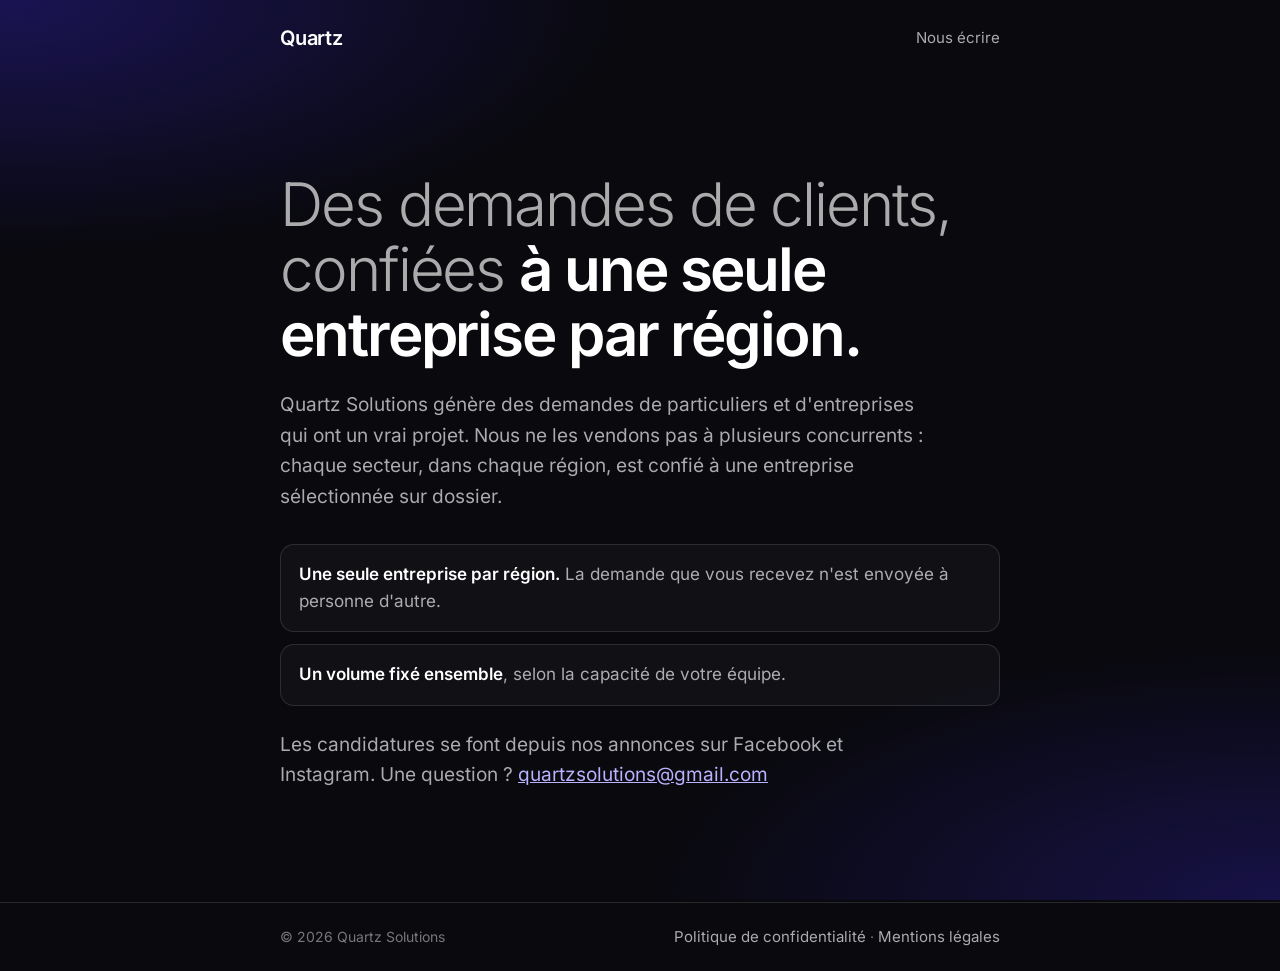
<file: index.html>
<!doctype html>
<html lang="fr">
<head>
<meta charset="utf-8">
<meta name="viewport" content="width=device-width, initial-scale=1">
<title>Quartz Solutions</title>
<meta name="description" content="Quartz Solutions confie des demandes de clients à des entreprises sélectionnées : une seule entreprise par secteur et par région.">
<link rel="stylesheet" href="style.css">
</head>
<body>
<header><div class="wrap">
<a class="logo" href="./">Quartz</a>
<nav><a href="mailto:quartzsolutions@gmail.com">Nous écrire</a></nav>
</div></header>

<main class="wrap">
<section class="hero">
<h1>Des demandes de clients, confiées <b>à une seule entreprise par région.</b></h1>
<p>Quartz Solutions génère des demandes de particuliers et d'entreprises qui ont un vrai projet. Nous ne les vendons pas à plusieurs concurrents : chaque secteur, dans chaque région, est confié à une entreprise sélectionnée sur dossier.</p>
<ul class="points">
<li><b>Une seule entreprise par région.</b> La demande que vous recevez n'est envoyée à personne d'autre.</li>
<li><b>Un volume fixé ensemble</b>, selon la capacité de votre équipe.</li>
</ul>
<p>Les candidatures se font depuis nos annonces sur Facebook et Instagram. Une question ? <a href="mailto:quartzsolutions@gmail.com">quartzsolutions@gmail.com</a></p>
</section>
</main>

<footer><div class="wrap">
<span>© 2026 Quartz Solutions</span>
<span><a href="confidentialite">Politique de confidentialité</a> · <a href="mentions-legales">Mentions légales</a></span>
</div></footer>
</body>
</html>
</file>
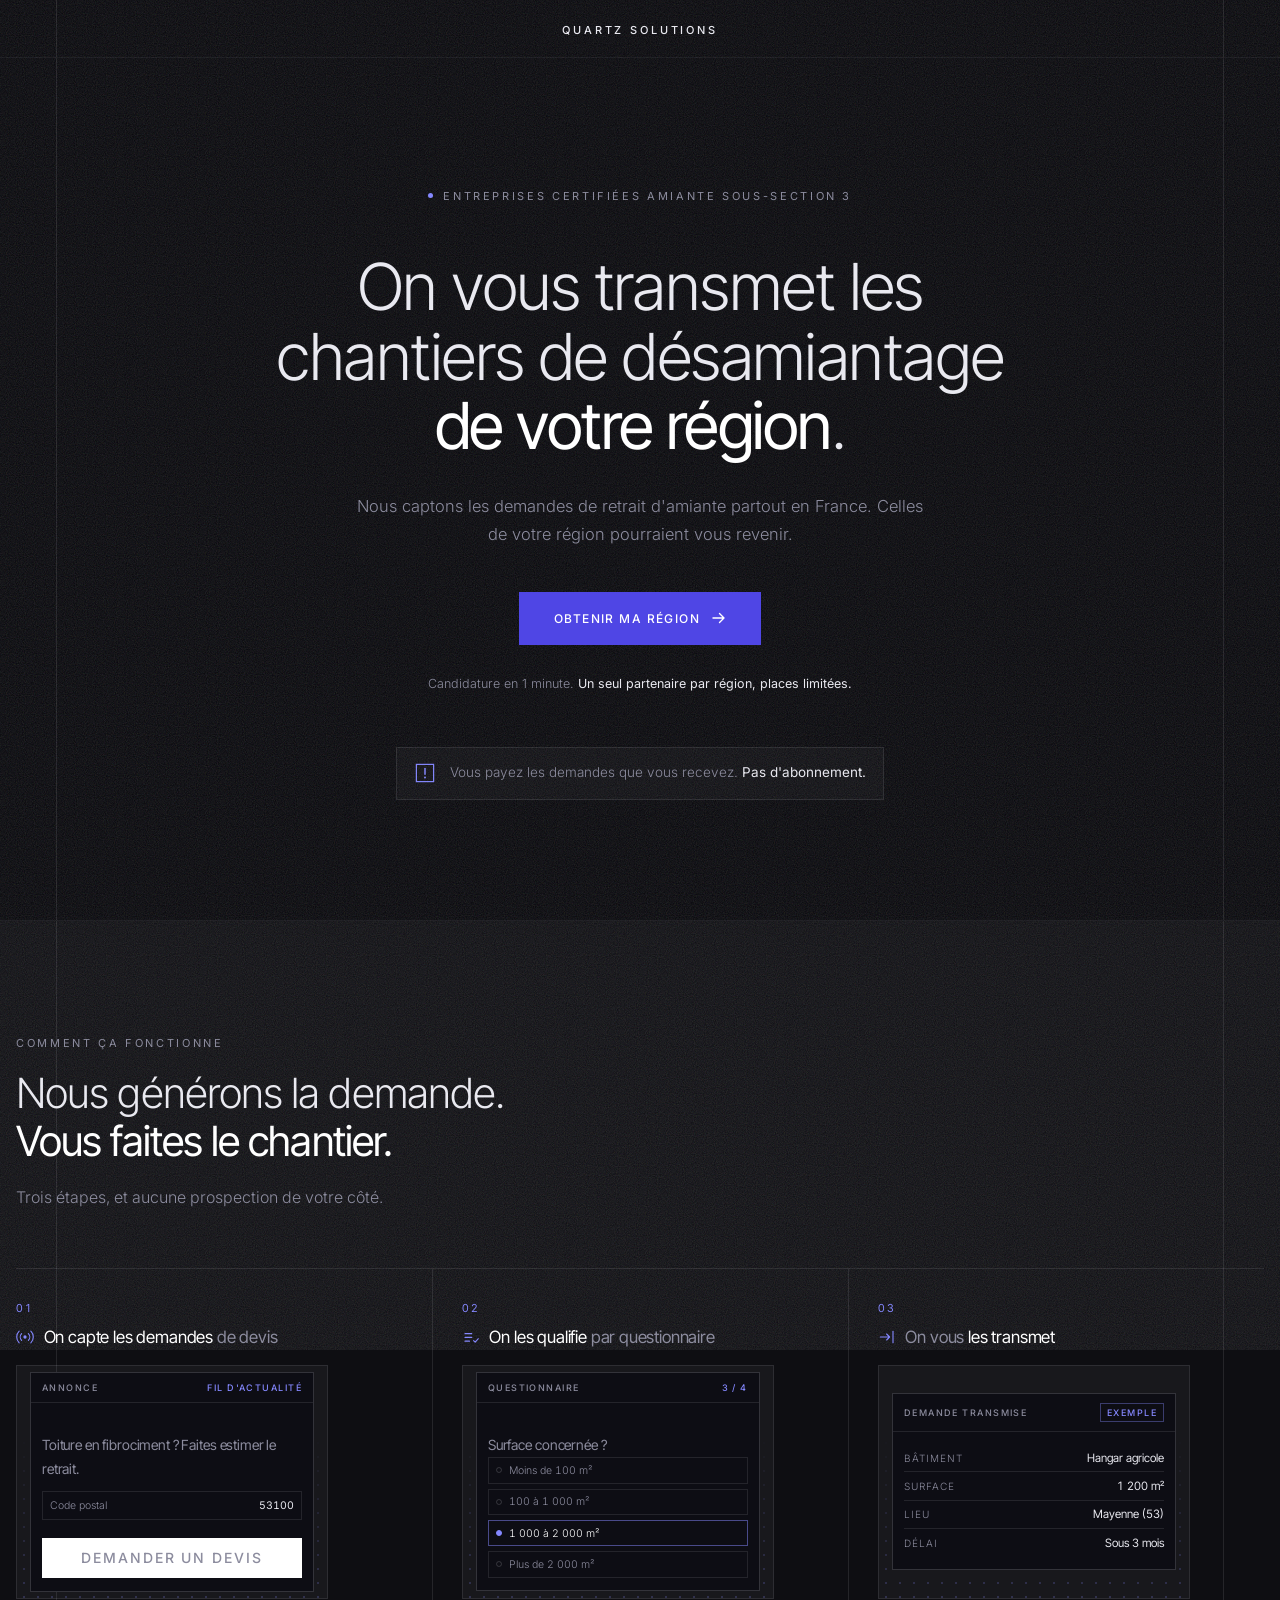
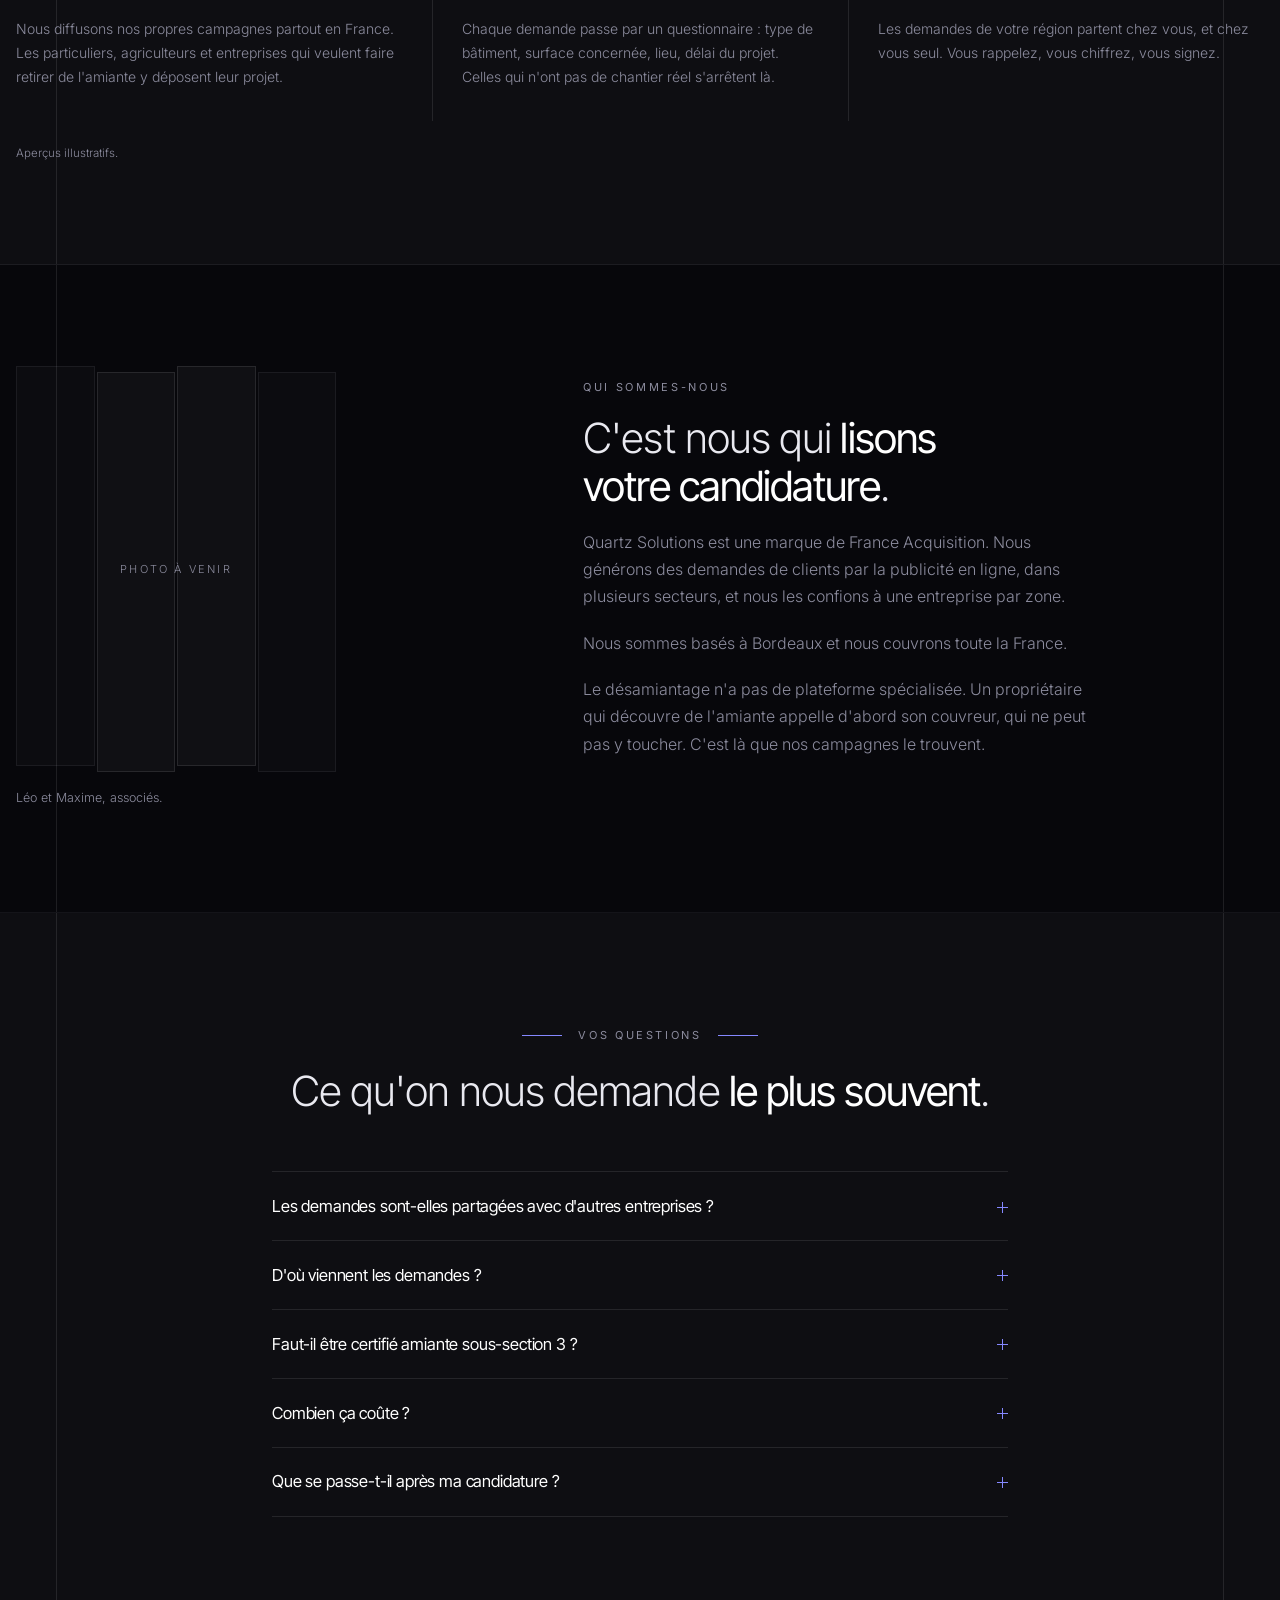
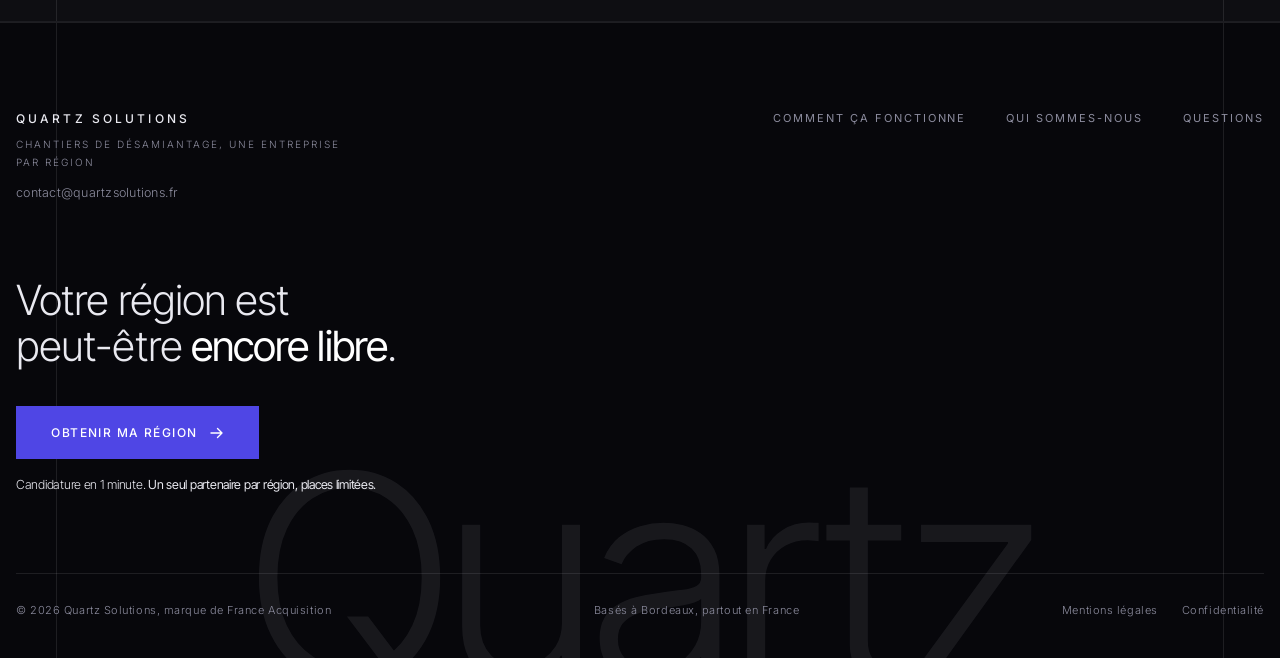
<file: partenaires/index.html>
<!doctype html>
<html lang="fr">
<head>
<meta charset="utf-8">
<meta name="viewport" content="width=device-width,initial-scale=1,viewport-fit=cover">
<meta name="robots" content="noindex,nofollow">
<meta name="description" content="Quartz Solutions transmet les chantiers de desamiantage de votre region a une seule entreprise certifiee sous-section 3.">
<style>:root{padding-top:env(safe-area-inset-top,0px);padding-bottom:env(safe-area-inset-bottom,0px)}body{margin:0}img{max-width:100%}[hidden]{display:none!important}</style>
<title>Quartz Partenaires Désamiantage</title>
<link rel="stylesheet" href="https://fonts.googleapis.com/css2?family=Inter+Tight:wght@300;400;500&family=Inter:wght@300;400;500&display=swap">
<style>
  /* Layout : noir grainé continu, cadré par deux filets fins en gouttière ; hero centré, puis trois étapes séparées par les mêmes filets, chacune illustrée par un fragment d'interface (dispositif Vignette d'Indemnis). */
  :root{
    --ink:#07070B;
    --ink-2:#0D0D14;
    --paper:#E9E9F0;
    --white:#FFFFFF;
    --mute:#8C8C9E;
    --indigo:#8588FF;
    --indigo-deep:#4F46E5;
    --line:rgba(233,233,240,.10);
    --line-soft:rgba(233,233,240,.06);
    --line-up:rgba(233,233,240,.17);
    --display:'Inter Tight','Inter',system-ui,-apple-system,sans-serif;
    --body:'Inter',system-ui,-apple-system,sans-serif;
    color-scheme:dark;
  }

  *,*::before,*::after{box-sizing:border-box}
  .nb{white-space:nowrap}

  body{
    background:var(--ink);
    color:var(--paper);
    font-family:var(--body);
    font-weight:300;
    -webkit-font-smoothing:antialiased;
    overflow-x:hidden;
  }

  /* Grain : bruit fractal en SVG, tuilé. Pas de dégradé. */
  body::before{
    content:"";
    position:fixed;
    inset:-50%;
    z-index:0;
    pointer-events:none;
    opacity:.16;
    background-image:url("data:image/svg+xml,%3Csvg xmlns='http://www.w3.org/2000/svg' width='220' height='220'%3E%3Cfilter id='g'%3E%3CfeTurbulence type='fractalNoise' baseFrequency='.9' numOctaves='3' stitchTiles='stitch'/%3E%3C/filter%3E%3Crect width='220' height='220' filter='url(%23g)'/%3E%3C/svg%3E");
    background-repeat:repeat;
  }

  .layer{position:relative;z-index:1}

  /* Filets fins : gouttière gauche et droite, comme sur Indemnis. */
  .rule{position:absolute;top:0;bottom:0;width:1px;background:var(--line);pointer-events:none}
  .rule-l{left:.75rem}
  .rule-r{right:.75rem}
  @media (min-width:1024px){ .rule-l{left:3.5rem} .rule-r{right:3.5rem} }

  .wrap{
    width:100%;max-width:1600px;margin:0 auto;
    padding-left:max(16px,env(safe-area-inset-left,0px));
    padding-right:max(16px,env(safe-area-inset-right,0px));
  }

  /* Bandeau de marque : pas de navigation, un seul chemin possible. */
  .mark{border-bottom:1px solid var(--line-soft);position:relative}
  .mark .wrap{padding-block:1.15rem;text-align:center}
  .mark span{font-size:11px;font-weight:500;text-transform:uppercase;letter-spacing:.26em;color:var(--paper)}

  /* ---------------- Hero ---------------- */
  .hero{position:relative;border-bottom:1px solid var(--line-soft)}
  .hero .wrap{padding-block:clamp(4rem,10vw,7.5rem)}
  .col{max-width:52rem;margin:0 auto;display:flex;flex-direction:column;align-items:center;text-align:center}

  .eyebrow{
    display:flex;align-items:center;gap:.65rem;
    font-size:11px;font-weight:400;text-transform:uppercase;letter-spacing:.24em;
    color:var(--mute);
  }
  .dot{width:5px;height:5px;background:var(--indigo);border-radius:50%;flex:none}

  h1{
    font-family:var(--display);font-weight:300;
    font-size:clamp(2.15rem,5.9vw,4.05rem);
    line-height:1.07;letter-spacing:-.024em;
    text-wrap:balance;color:var(--paper);
    margin:clamp(1.7rem,3.2vw,2.4rem) 0 0;
  }
  h1 em{font-style:normal;font-weight:400;color:var(--white)}

  .sub{
    margin:clamp(1.5rem,2.8vw,2rem) 0 0;
    max-width:36rem;font-size:16.5px;line-height:1.7;color:var(--mute);
  }

  .cta-zone{
    margin-top:clamp(2rem,3.4vw,2.8rem);
    display:flex;flex-direction:column;align-items:center;gap:1rem;width:100%;
  }
  .cta{
    display:inline-flex;align-items:center;justify-content:center;gap:.75rem;
    background:var(--indigo-deep);color:var(--white);
    font-family:var(--body);font-size:12px;font-weight:500;
    text-transform:uppercase;letter-spacing:.12em;text-decoration:none;
    padding:1.2rem 2.2rem;width:auto;max-width:100%;
    transition:background-color .2s,color .2s;
  }
  .cta svg{width:14px;height:14px;flex:none;transition:transform .2s}
  .cta:hover{background:var(--white);color:var(--ink)}
  .cta:hover svg{transform:translateX(4px)}
  .cta:focus-visible{outline:2px solid var(--indigo);outline-offset:3px}

  .micro{font-size:12.5px;line-height:1.65;color:var(--mute);max-width:28rem}
  .micro b{color:var(--paper);font-weight:400}

  /* La carte « rémunération » : le modèle à l'usage, dit en une ligne sous le CTA. */
  .pay{
    margin-top:clamp(1.9rem,3.2vw,2.5rem);width:100%;max-width:30rem;
    display:flex;align-items:center;gap:.85rem;text-align:left;
    border:1px solid var(--line);background:rgba(233,233,240,.03);
    padding:.9rem 1.1rem;
  }
  @media (min-width:600px){ .pay{width:auto;max-width:none} }
  .pay .bang{width:22px;height:22px;flex:none;color:var(--indigo)}
  .pay p{margin:0;min-width:0;font-size:13.5px;line-height:1.6;color:var(--mute)}
  .pay p b{color:var(--paper);font-weight:400}

  /* ---------------- Section : comment ça fonctionne ---------------- */
  .sec{position:relative;border-bottom:1px solid var(--line-soft)}
  /* Une section sur deux porte un voile translucide : les bandes se distinguent sans masquer le grain. */
  .sec.alt{background:rgba(233,233,240,.032)}
  .sec .wrap{padding-block:clamp(4rem,9vw,6.5rem)}

  .lab{font-size:11px;font-weight:400;text-transform:uppercase;letter-spacing:.24em;color:var(--mute)}

  h2{
    font-family:var(--display);font-weight:300;
    font-size:clamp(1.7rem,3.6vw,2.6rem);
    line-height:1.14;letter-spacing:-.022em;
    text-wrap:balance;color:var(--paper);
    margin:1.3rem 0 0;max-width:34rem;
  }
  h2 em{font-style:normal;font-weight:400;color:var(--white)}

  .lead{margin:1.2rem 0 0;max-width:32rem;font-size:16px;line-height:1.7;color:var(--mute)}

  /* Trois étapes : c'est le filet qui fait la structure, pas des cartes. */
  .steps{
    margin-top:clamp(2.5rem,4.5vw,3.5rem);
    display:grid;grid-template-columns:1fr;
    border-top:1px solid var(--line);
  }
  .step{
    padding:1.9rem 0;border-bottom:1px solid var(--line);min-width:0;
    display:flex;flex-direction:column;
  }
  @media (min-width:900px){
    .steps{grid-template-columns:repeat(3,1fr)}
    .step{border-bottom:none;border-left:1px solid var(--line);padding:2rem 1.8rem}
    .step:first-child{border-left:none;padding-left:0}
    .step:last-child{padding-right:0}
  }
  /* L'ordre visuel : numéro, titre porté par son icône, image, puis le texte. */
  .num{
    order:1;margin:0;
    font-family:var(--display);font-size:11px;font-weight:400;
    letter-spacing:.2em;color:var(--indigo);font-variant-numeric:tabular-nums;
  }
  .step-h{order:2;display:flex;align-items:flex-start;gap:.6rem;margin-top:.75rem}
  .ico{width:18px;height:18px;flex:none;color:var(--indigo);margin-top:.12rem}
  .step h3{
    margin:0;font-family:var(--display);font-size:17px;font-weight:400;
    letter-spacing:-.01em;color:var(--mute);text-wrap:balance;
  }
  /* Seul le geste de l'étape est en blanc, le complément reste gris. */
  .step h3 em{font-style:normal;color:var(--white)}
  .step p{order:4;margin:1.15rem 0 0;font-size:14px;line-height:1.7;color:var(--mute);max-width:26rem}

  /* ----- Le panneau illustré : trame de points + fragment d'interface ----- */
  .panneau{
    order:3;margin-top:1.15rem;
    position:relative;width:100%;max-width:19.5rem;aspect-ratio:4/3;
    overflow:hidden;border:1px solid var(--line);
    background:rgba(233,233,240,.04);
    display:flex;align-items:center;justify-content:center;padding:.8rem;
  }
  .panneau::before{
    content:"";position:absolute;inset:0;pointer-events:none;
    background-image:radial-gradient(circle at center,rgba(133,136,255,.26) 1px,transparent 1.1px);
    background-size:14px 14px;
    -webkit-mask-image:linear-gradient(to top,rgba(0,0,0,.85),transparent 72%);
    mask-image:linear-gradient(to top,rgba(0,0,0,.85),transparent 72%);
  }

  .mini{
    position:relative;width:100%;
    border:1px solid var(--line-up);background:var(--ink-2);
  }
  .mini-h{
    display:flex;align-items:center;justify-content:space-between;gap:.6rem;
    padding:.55rem .7rem;border-bottom:1px solid var(--line);
  }
  .mini-h b,.mini-h i{
    font-style:normal;font-size:9px;font-weight:500;
    text-transform:uppercase;letter-spacing:.16em;
  }
  .mini-h b{color:var(--mute)}
  .mini-h i{color:var(--indigo);flex:none;font-variant-numeric:tabular-nums}
  .mini-h .ex{border:1px solid rgba(133,136,255,.38);padding:.18rem .36rem}
  .mini-b{padding:.75rem .7rem .8rem}

  .m-t{
    margin:0;font-family:var(--display);font-size:13px;font-weight:400;
    line-height:1.3;letter-spacing:-.01em;color:var(--paper);
  }
  .m-field{
    display:flex;align-items:center;justify-content:space-between;gap:.5rem;
    margin-top:.65rem;border:1px solid var(--line);padding:.42rem .45rem;
    font-size:10.5px;color:var(--mute);
  }
  .m-field b{font-weight:400;color:var(--paper);font-variant-numeric:tabular-nums}
  .m-btn{
    margin:.65rem 0 0;background:var(--white);color:var(--ink);
    font-size:9px;font-weight:500;text-transform:uppercase;letter-spacing:.14em;
    text-align:center;padding:.5rem;
  }
  .m-q{
    margin:0 0 .55rem;font-family:var(--display);font-size:12.5px;font-weight:400;
    color:var(--paper);letter-spacing:-.008em;
  }
  .opts{margin:0;padding:0;list-style:none;display:flex;flex-direction:column;gap:.3rem}
  .opts li{
    display:flex;align-items:center;gap:.45rem;
    border:1px solid var(--line);padding:.36rem .45rem;
    font-size:10.5px;color:var(--mute);font-variant-numeric:tabular-nums;
  }
  .opts li::before{
    content:"";width:6px;height:6px;flex:none;border:1px solid var(--line-up);border-radius:50%;
  }
  .opts li.sel{border-color:rgba(133,136,255,.5);color:var(--white)}
  .opts li.sel::before{background:var(--indigo);border-color:var(--indigo)}

  .m-dl{margin:0;display:flex;flex-direction:column}
  .m-dl > div{
    display:flex;align-items:baseline;justify-content:space-between;gap:.6rem;
    padding:.42rem 0;border-bottom:1px solid var(--line);
  }
  .m-dl > div:last-child{border-bottom:none}
  .m-dl dt{font-size:10px;color:var(--mute);text-transform:uppercase;letter-spacing:.1em}
  .m-dl dd{
    margin:0;font-family:var(--display);font-size:11.5px;font-weight:400;
    color:var(--paper);text-align:right;font-variant-numeric:tabular-nums;
  }

  .note{margin:1.6rem 0 0;font-size:11.5px;color:var(--mute)}

  /* ---------------- Section : qui sommes-nous ---------------- */
  .who{display:grid;grid-template-columns:1fr;gap:clamp(2.25rem,4.5vw,3.5rem);align-items:start}
  @media (min-width:900px){
    .who{grid-template-columns:minmax(0,.85fr) minmax(0,1.15fr);gap:clamp(2.5rem,5vw,4.5rem)}
  }
  .who > *{min-width:0}
  .who-fig{margin:0}

  /* Le portrait en quatre lames décalées : l'écriture d'Indemnis, en attendant la photo. */
  .portrait{
    position:relative;width:100%;max-width:20rem;aspect-ratio:4/5;
    display:flex;gap:2px;
  }
  .lame{flex:1;border:1px solid var(--line);background:rgba(233,233,240,.04)}
  .lame:nth-child(odd){transform:translateY(-3px)}
  .lame:nth-child(even){transform:translateY(3px)}
  .lame:first-child,.lame:nth-child(4){opacity:.65}
  .portrait-lab{
    position:absolute;left:0;right:0;top:50%;transform:translateY(-50%);
    margin:0;text-align:center;font-size:11px;text-transform:uppercase;
    letter-spacing:.2em;color:var(--mute);
  }
  .who-cap{margin:1.2rem 0 0;font-size:12.5px;line-height:1.6;color:var(--mute)}

  /* ---------------- Section : FAQ ---------------- */
  /* <details> natif, aucun script : chaque réponse tient debout seule. */
  .faq-head{max-width:46rem;margin:0 auto;text-align:center}
  .faq-lab{
    display:flex;flex-wrap:wrap;align-items:center;justify-content:center;gap:0 1rem;
    font-size:11px;font-weight:400;text-transform:uppercase;letter-spacing:.24em;color:var(--mute);
  }
  .faq-lab i{display:none;height:1px;width:2.5rem;background:var(--indigo);flex:none}
  @media (min-width:560px){ .faq-lab i{display:block} }
  .faq-head h2{margin-top:1.6rem;max-width:none;text-align:center}

  .faq{max-width:46rem;margin:clamp(2.5rem,4.5vw,3.5rem) auto 0;display:flex;flex-direction:column}
  .qa{border-top:1px solid var(--line)}
  .qa:last-of-type{border-bottom:1px solid var(--line)}
  .qa summary{
    display:flex;align-items:flex-start;justify-content:space-between;gap:1.5rem;
    padding:1.4rem 0;cursor:pointer;list-style:none;
    font-family:var(--display);font-size:16.5px;font-weight:400;
    line-height:1.4;letter-spacing:-.01em;color:var(--white);
  }
  .qa summary::-webkit-details-marker{display:none}
  .qa summary:focus-visible{outline:2px solid var(--indigo);outline-offset:3px}
  .plus{position:relative;margin-top:.42rem;width:11px;height:11px;flex:none}
  .plus span{position:absolute;background:var(--indigo)}
  .plus span:first-child{left:0;top:5px;width:11px;height:1px}
  .plus span:last-child{left:5px;top:0;width:1px;height:11px;transition:transform .2s}
  .qa[open] .plus span:last-child{transform:scaleY(0)}
  .qa p{margin:0 0 1.5rem;padding-right:1.75rem;font-size:15px;line-height:1.75;color:var(--mute)}

  /* ---------------- Pied de page ---------------- */
  .foot{position:relative;overflow:hidden;border-top:1px solid var(--line)}
  /* Le mot-marque en filigrane, débordant par le bas : l'écriture du pied de page Indemnis. */
  .foot-mark{
    position:absolute;left:50%;bottom:-.12em;transform:translateX(-50%);
    margin:0;pointer-events:none;user-select:none;white-space:nowrap;
    font-family:var(--display);font-weight:300;letter-spacing:-.04em;
    font-size:clamp(5.5rem,23vw,18rem);line-height:.8;
    color:var(--paper);opacity:.075;
  }
  .foot .wrap{position:relative;padding-block:clamp(3.5rem,7vw,5.5rem) clamp(2rem,3vw,2.5rem)}

  .foot-top{display:flex;flex-direction:column;gap:2.25rem}
  @media (min-width:900px){
    .foot-top{flex-direction:row;align-items:flex-start;justify-content:space-between}
  }
  .foot-id{display:flex;flex-direction:column;align-items:flex-start;gap:.55rem;text-decoration:none}
  .foot-id b{font-size:12px;font-weight:500;text-transform:uppercase;letter-spacing:.26em;color:var(--paper)}
  .foot-id span{
    font-size:10px;text-transform:uppercase;letter-spacing:.2em;
    color:var(--mute);max-width:22rem;line-height:1.8;
  }
  .foot-id a{
    margin-top:.35rem;font-size:12.5px;letter-spacing:.02em;
    color:var(--mute);text-decoration:none;transition:color .15s;
  }
  .foot-id a:hover{color:var(--white)}
  .foot-nav{display:flex;flex-wrap:wrap;gap:.9rem 2.5rem}
  .foot-nav a{
    font-size:11px;font-weight:400;text-transform:uppercase;letter-spacing:.18em;
    color:var(--mute);text-decoration:none;transition:color .15s;
  }
  .foot-nav a:hover,.foot-legal a:hover{color:var(--white)}

  .foot-cta{margin-top:clamp(3rem,6vw,5rem);max-width:40rem}
  .foot-cta p{
    margin:0;font-family:var(--display);font-weight:300;
    font-size:clamp(1.55rem,4.2vw,2.6rem);line-height:1.12;letter-spacing:-.022em;
    color:var(--paper);text-wrap:balance;
  }
  .foot-cta p em{font-style:normal;font-weight:400;color:var(--white)}
  .foot-cta .cta{margin-top:clamp(1.75rem,3vw,2.25rem)}
  .foot-cta .micro{margin:1rem 0 0;font-size:12.5px;line-height:1.65}

  .foot-legal{
    margin-top:clamp(3rem,6vw,5rem);padding-top:1.75rem;border-top:1px solid var(--line);
    display:flex;flex-direction:column;gap:.9rem;
    font-size:11px;letter-spacing:.05em;line-height:1.6;color:var(--mute);
  }
  @media (min-width:760px){
    .foot-legal{flex-direction:row;align-items:center;justify-content:space-between;gap:1.5rem}
  }
  .foot-legal p{margin:0}
  .foot-legal nav{display:flex;flex-wrap:wrap;gap:1.5rem}
  .foot-legal a{color:var(--mute);text-decoration:none;transition:color .15s}

  .in{animation:in .75s cubic-bezier(.16,1,.3,1) both;animation-delay:var(--d,0s)}
  @keyframes in{from{opacity:0;transform:translateY(12px)}to{opacity:1;transform:none}}
  @media (prefers-reduced-motion:reduce){
    .in{animation:none}
    .cta,.cta svg{transition:none}
  }
</style>
</head>
<body>

<div class="layer">
  <header class="mark">
    <div class="rule rule-l"></div>
    <div class="rule rule-r"></div>
    <div class="wrap"><span>Quartz Solutions</span></div>
  </header>

  <section class="hero">
    <div class="rule rule-l"></div>
    <div class="rule rule-r"></div>

    <div class="wrap">
      <div class="col">
        <p class="eyebrow in">
          <span class="dot" aria-hidden="true"></span>
          <span>Entreprises certifiées amiante <span class="nb">sous-section 3</span></span>
        </p>

        <h1 class="in" style="--d:.12s">
          On vous transmet les chantiers de désamiantage <em>de votre région</em>.
        </h1>

        <p class="sub in" style="--d:.26s">
          Nous captons les demandes de retrait d'amiante partout en France. Celles de votre région pourraient vous revenir.
        </p>

        <div class="cta-zone in" style="--d:.4s">
          <a class="cta" href="#candidature">
            Obtenir ma région
            <svg viewBox="0 0 14 14" fill="none" aria-hidden="true"><path d="M1 7h11m0 0L7.5 2.5M12 7l-4.5 4.5" stroke="currentColor" stroke-width="1.4" stroke-linecap="round" stroke-linejoin="round"/></svg>
          </a>
          <p class="micro">Candidature en 1 minute. <b>Un seul partenaire par région, places limitées.</b></p>
        </div>

        <div class="pay in" style="--d:.52s">
          <svg class="bang" viewBox="0 0 24 24" fill="none" aria-hidden="true">
            <rect x="2.6" y="2.6" width="18.8" height="18.8" stroke="currentColor" stroke-width="1.3"/>
            <path d="M12 7.2v6.1" stroke="currentColor" stroke-width="1.6" stroke-linecap="round"/>
            <circle cx="12" cy="16.9" r="1.05" fill="currentColor"/>
          </svg>
          <p>Vous payez les demandes que vous recevez. <b>Pas d'abonnement.</b></p>
        </div>
      </div>
    </div>
  </section>

  <section class="sec alt" id="mecanisme">
    <div class="rule rule-l"></div>
    <div class="rule rule-r"></div>

    <div class="wrap">
      <p class="lab">Comment ça fonctionne</p>
      <h2>Nous générons la demande. <em>Vous faites le chantier.</em></h2>
      <p class="lead">Trois étapes, et aucune prospection de votre côté.</p>

      <div class="steps">
        <div class="step">
          <div class="panneau" aria-hidden="true">
            <div class="mini">
              <div class="mini-h"><b>Annonce</b><i>Fil d'actualité</i></div>
              <div class="mini-b">
                <p class="m-t">Toiture en fibrociment&nbsp;? Faites estimer le retrait.</p>
                <div class="m-field"><span>Code postal</span><b>53100</b></div>
                <p class="m-btn">Demander un devis</p>
              </div>
            </div>
          </div>
          <span class="num">01</span>
          <div class="step-h">
            <svg class="ico" viewBox="0 0 24 24" fill="none" stroke="currentColor" stroke-width="1.5" stroke-linecap="round" aria-hidden="true"><circle cx="12" cy="12" r="2.2" fill="currentColor" stroke="none"/><path d="M7.5 7.5a6.4 6.4 0 000 9M16.5 7.5a6.4 6.4 0 010 9M4.2 4.2a11 11 0 000 15.6M19.8 4.2a11 11 0 010 15.6"/></svg>
            <h3><em>On capte les demandes</em> de devis</h3>
          </div>
          <p>Nous diffusons nos propres campagnes partout en France. Les particuliers, agriculteurs et entreprises qui veulent faire retirer de l'amiante y déposent leur projet.</p>
        </div>

        <div class="step">
          <div class="panneau" aria-hidden="true">
            <div class="mini">
              <div class="mini-h"><b>Questionnaire</b><i>3 / 4</i></div>
              <div class="mini-b">
                <p class="m-q">Surface concernée&nbsp;?</p>
                <ul class="opts">
                  <li>Moins de 100 m²</li>
                  <li>100 à 1 000 m²</li>
                  <li class="sel">1 000 à 2 000 m²</li>
                  <li>Plus de 2 000 m²</li>
                </ul>
              </div>
            </div>
          </div>
          <span class="num">02</span>
          <div class="step-h">
            <svg class="ico" viewBox="0 0 24 24" fill="none" stroke="currentColor" stroke-width="1.5" stroke-linecap="round" stroke-linejoin="round" aria-hidden="true"><path d="M4 7.5h9M4 12.5h9M4 17.5h6"/><path d="M15.5 16.8l2.1 2.1 4.2-4.6"/></svg>
            <h3><em>On les qualifie</em> par questionnaire</h3>
          </div>
          <p>Chaque demande passe par un questionnaire : type de bâtiment, surface concernée, lieu, délai du projet. Celles qui n'ont pas de chantier réel s'arrêtent là.</p>
        </div>

        <div class="step">
          <div class="panneau" aria-hidden="true">
            <div class="mini">
              <div class="mini-h"><b>Demande transmise</b><i class="ex">Exemple</i></div>
              <div class="mini-b">
                <dl class="m-dl">
                  <div><dt>Bâtiment</dt><dd>Hangar agricole</dd></div>
                  <div><dt>Surface</dt><dd>1 200 m²</dd></div>
                  <div><dt>Lieu</dt><dd>Mayenne (53)</dd></div>
                  <div><dt>Délai</dt><dd>Sous 3 mois</dd></div>
                </dl>
              </div>
            </div>
          </div>
          <span class="num">03</span>
          <div class="step-h">
            <svg class="ico" viewBox="0 0 24 24" fill="none" stroke="currentColor" stroke-width="1.5" stroke-linecap="round" stroke-linejoin="round" aria-hidden="true"><path d="M3 12h12.5m0 0l-4-4m4 4l-4 4"/><path d="M20 4.5v15"/></svg>
            <h3>On vous <em>les transmet</em></h3>
          </div>
          <p>Les demandes de votre région partent chez vous, et chez vous seul. Vous rappelez, vous chiffrez, vous signez.</p>
        </div>
      </div>

      <p class="note">Aperçus illustratifs.</p>
    </div>
  </section>

  <section class="sec" id="qui-sommes-nous">
    <div class="rule rule-l"></div>
    <div class="rule rule-r"></div>

    <div class="wrap">
      <div class="who">
        <figure class="who-fig">
          <div class="portrait" aria-hidden="true">
            <span class="lame"></span><span class="lame"></span><span class="lame"></span><span class="lame"></span>
            <p class="portrait-lab">Photo à venir</p>
          </div>
          <figcaption class="who-cap">Léo et Maxime, associés.</figcaption>
        </figure>

        <div>
          <p class="lab">Qui sommes-nous</p>
          <h2>C'est nous qui <em>lisons votre candidature</em>.</h2>
          <p class="lead">Quartz Solutions est une marque de France Acquisition. Nous générons des demandes de clients par la publicité en ligne, dans plusieurs secteurs, et nous les confions à une entreprise par zone.</p>
          <p class="lead">Nous sommes basés à Bordeaux et nous couvrons toute la France.</p>
          <p class="lead">Le désamiantage n'a pas de plateforme spécialisée. Un propriétaire qui découvre de l'amiante appelle d'abord son couvreur, qui ne peut pas y toucher. C'est là que nos campagnes le trouvent.</p>
        </div>
      </div>
    </div>
  </section>

  <section class="sec alt" id="questions">
    <div class="rule rule-l"></div>
    <div class="rule rule-r"></div>

    <div class="wrap">
      <div class="faq-head">
        <p class="faq-lab"><i aria-hidden="true"></i>Vos questions<i aria-hidden="true"></i></p>
        <h2>Ce qu'on nous demande <em>le plus souvent</em>.</h2>
      </div>

      <div class="faq">
        <details class="qa">
          <summary>Les demandes sont-elles partagées avec d'autres entreprises&nbsp;?<span class="plus" aria-hidden="true"><span></span><span></span></span></summary>
          <p>Non. Les demandes d'une région vont à une seule entreprise, et chacune ne part qu'à vous. C'est pour cette raison que le nombre de partenaires est limité.</p>
        </details>
        <details class="qa">
          <summary>D'où viennent les demandes&nbsp;?<span class="plus" aria-hidden="true"><span></span><span></span></span></summary>
          <p>De nos propres campagnes publicitaires, diffusées partout en France. Pas d'annuaire, pas de fichier racheté. Chaque demande passe par un questionnaire avant de vous être transmise.</p>
        </details>
        <details class="qa">
          <summary>Faut-il être certifié amiante sous-section 3&nbsp;?<span class="plus" aria-hidden="true"><span></span><span></span></span></summary>
          <p>Oui. C'est la certification qui autorise le retrait, nous ne pouvons rien transmettre à une entreprise qui ne l'a pas. Si vous êtes en cours d'obtention, candidatez et dites-le nous.</p>
        </details>
        <details class="qa">
          <summary>Combien ça coûte&nbsp;?<span class="plus" aria-hidden="true"><span></span><span></span></span></summary>
          <p>On le fixe ensemble au téléphone, une fois votre candidature retenue. Cela dépend de votre région et du nombre de chantiers que vous pouvez prendre chaque mois.</p>
        </details>
        <details class="qa">
          <summary>Que se passe-t-il après ma candidature&nbsp;?<span class="plus" aria-hidden="true"><span></span><span></span></span></summary>
          <p>On lit chaque dossier. Si votre région est disponible et votre candidature retenue, on vous appelle. Sinon, on vous le dit, et on ne vous fait pas perdre votre temps.</p>
        </details>
      </div>

    </div>
  </section>

  <footer class="foot">
    <div class="rule rule-l"></div>
    <div class="rule rule-r"></div>
    <p class="foot-mark" aria-hidden="true">Quartz</p>

    <div class="wrap">
      <div class="foot-top">
        <div class="foot-id">
          <b>Quartz Solutions</b>
          <span>Chantiers de désamiantage, une entreprise par région</span>
          <a href="mailto:contact@quartzsolutions.fr">contact@quartzsolutions.fr</a>
        </div>
        <nav class="foot-nav" aria-label="Navigation de pied de page">
          <a href="#mecanisme">Comment ça fonctionne</a>
          <a href="#qui-sommes-nous">Qui sommes-nous</a>
          <a href="#questions">Questions</a>
        </nav>
      </div>

      <div class="foot-cta">
        <p>Votre région est peut-être <em>encore libre</em>.</p>
        <a class="cta" href="#candidature">
          Obtenir ma région
          <svg viewBox="0 0 14 14" fill="none" aria-hidden="true"><path d="M1 7h11m0 0L7.5 2.5M12 7l-4.5 4.5" stroke="currentColor" stroke-width="1.4" stroke-linecap="round" stroke-linejoin="round"/></svg>
        </a>
        <p class="micro">Candidature en 1 minute. <b>Un seul partenaire par région, places limitées.</b></p>
      </div>

      <div class="foot-legal">
        <p>© 2026 Quartz Solutions, marque de France Acquisition</p>
        <p>Basés à Bordeaux, partout en France</p>
        <nav aria-label="Informations légales">
          <a href="../mentions-legales.html">Mentions légales</a>
          <a href="../confidentialite.html">Confidentialité</a>
        </nav>
      </div>
    </div>
  </footer>
</div>
</body>
</html>
</file>
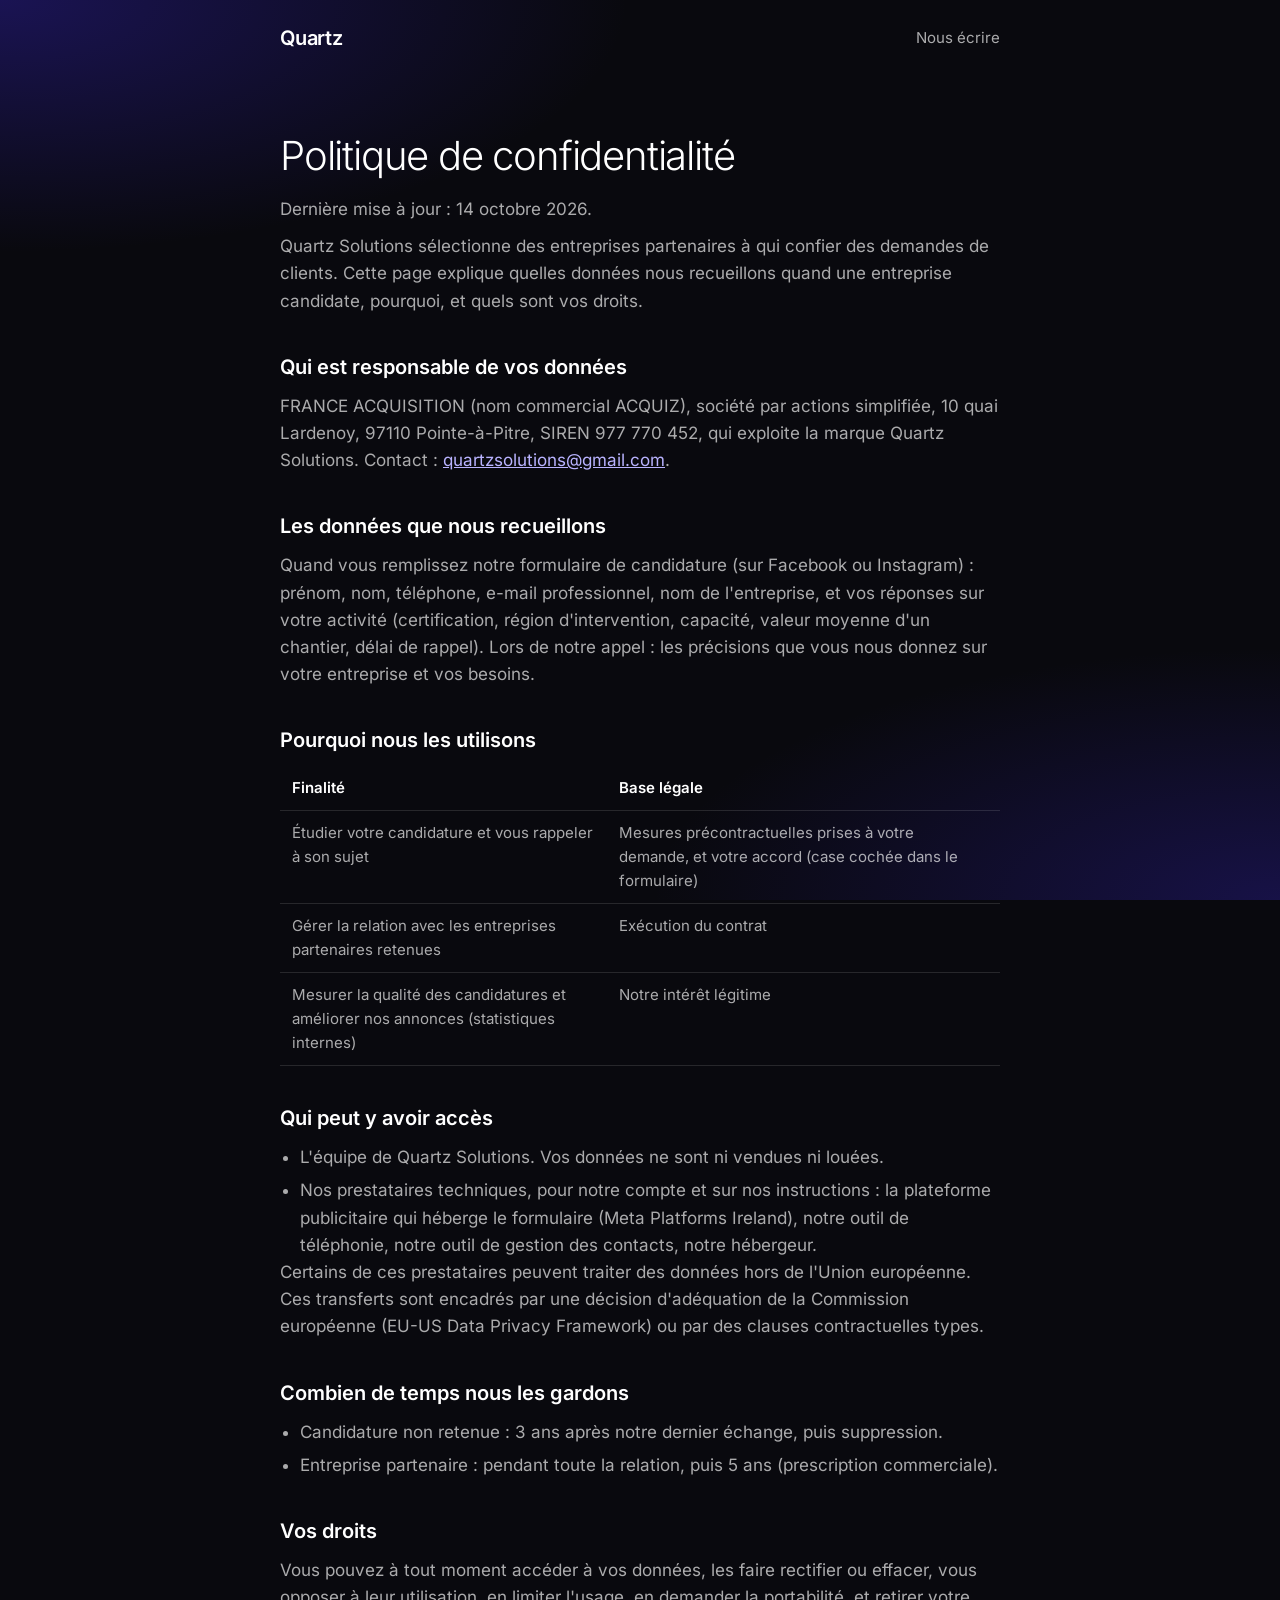
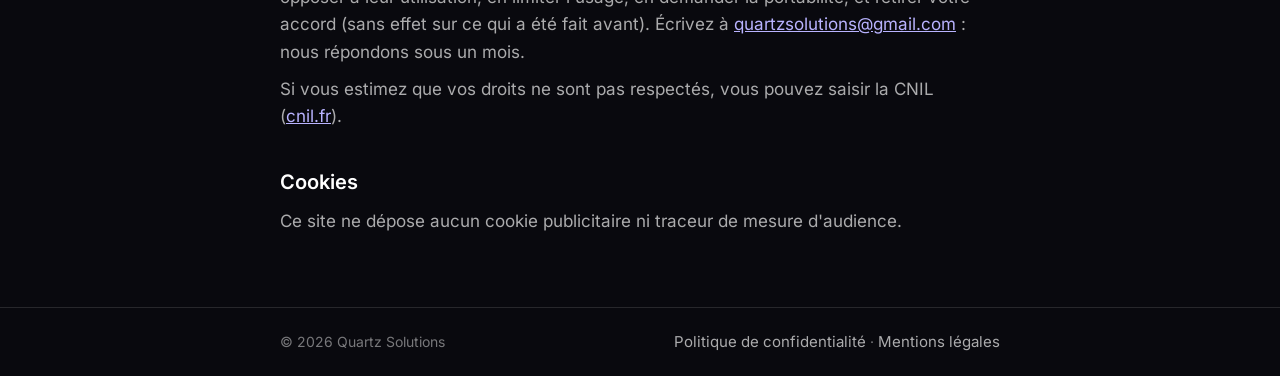
<file: confidentialite.html>
<!doctype html>
<html lang="fr">
<head>
<meta charset="utf-8">
<meta name="viewport" content="width=device-width, initial-scale=1">
<title>Politique de confidentialité · Quartz Solutions</title>
<link rel="stylesheet" href="style.css">
</head>
<body>
<header><div class="wrap">
<a class="logo" href="./">Quartz</a>
<nav><a href="mailto:quartzsolutions@gmail.com">Nous écrire</a></nav>
</div></header>

<main class="wrap legal">
<h1>Politique de confidentialité</h1>
<p>Dernière mise à jour : 14 octobre 2026.</p>
<p>Quartz Solutions sélectionne des entreprises partenaires à qui confier des demandes de clients. Cette page explique quelles données nous recueillons quand une entreprise candidate, pourquoi, et quels sont vos droits.</p>

<h2>Qui est responsable de vos données</h2>
<p>FRANCE ACQUISITION (nom commercial ACQUIZ), société par actions simplifiée, 10 quai Lardenoy, 97110 Pointe-à-Pitre, SIREN 977 770 452, qui exploite la marque Quartz Solutions. Contact : <a href="mailto:quartzsolutions@gmail.com">quartzsolutions@gmail.com</a>.</p>

<h2>Les données que nous recueillons</h2>
<p>Quand vous remplissez notre formulaire de candidature (sur Facebook ou Instagram) : prénom, nom, téléphone, e-mail professionnel, nom de l'entreprise, et vos réponses sur votre activité (certification, région d'intervention, capacité, valeur moyenne d'un chantier, délai de rappel). Lors de notre appel : les précisions que vous nous donnez sur votre entreprise et vos besoins.</p>

<h2>Pourquoi nous les utilisons</h2>
<table>
<tr><th>Finalité</th><th>Base légale</th></tr>
<tr><td>Étudier votre candidature et vous rappeler à son sujet</td><td>Mesures précontractuelles prises à votre demande, et votre accord (case cochée dans le formulaire)</td></tr>
<tr><td>Gérer la relation avec les entreprises partenaires retenues</td><td>Exécution du contrat</td></tr>
<tr><td>Mesurer la qualité des candidatures et améliorer nos annonces (statistiques internes)</td><td>Notre intérêt légitime</td></tr>
</table>

<h2>Qui peut y avoir accès</h2>
<ul>
<li>L'équipe de Quartz Solutions. Vos données ne sont ni vendues ni louées.</li>
<li>Nos prestataires techniques, pour notre compte et sur nos instructions : la plateforme publicitaire qui héberge le formulaire (Meta Platforms Ireland), notre outil de téléphonie, notre outil de gestion des contacts, notre hébergeur.</li>
</ul>
<p>Certains de ces prestataires peuvent traiter des données hors de l'Union européenne. Ces transferts sont encadrés par une décision d'adéquation de la Commission européenne (EU-US Data Privacy Framework) ou par des clauses contractuelles types.</p>

<h2>Combien de temps nous les gardons</h2>
<ul>
<li>Candidature non retenue : 3 ans après notre dernier échange, puis suppression.</li>
<li>Entreprise partenaire : pendant toute la relation, puis 5 ans (prescription commerciale).</li>
</ul>

<h2>Vos droits</h2>
<p>Vous pouvez à tout moment accéder à vos données, les faire rectifier ou effacer, vous opposer à leur utilisation, en limiter l'usage, en demander la portabilité, et retirer votre accord (sans effet sur ce qui a été fait avant). Écrivez à <a href="mailto:quartzsolutions@gmail.com">quartzsolutions@gmail.com</a> : nous répondons sous un mois.</p>
<p>Si vous estimez que vos droits ne sont pas respectés, vous pouvez saisir la CNIL (<a href="https://www.cnil.fr">cnil.fr</a>).</p>

<h2>Cookies</h2>
<p>Ce site ne dépose aucun cookie publicitaire ni traceur de mesure d'audience.</p>
</main>

<footer><div class="wrap">
<span>© 2026 Quartz Solutions</span>
<span><a href="confidentialite">Politique de confidentialité</a> · <a href="mentions-legales">Mentions légales</a></span>
</div></footer>
</body>
</html>
</file>
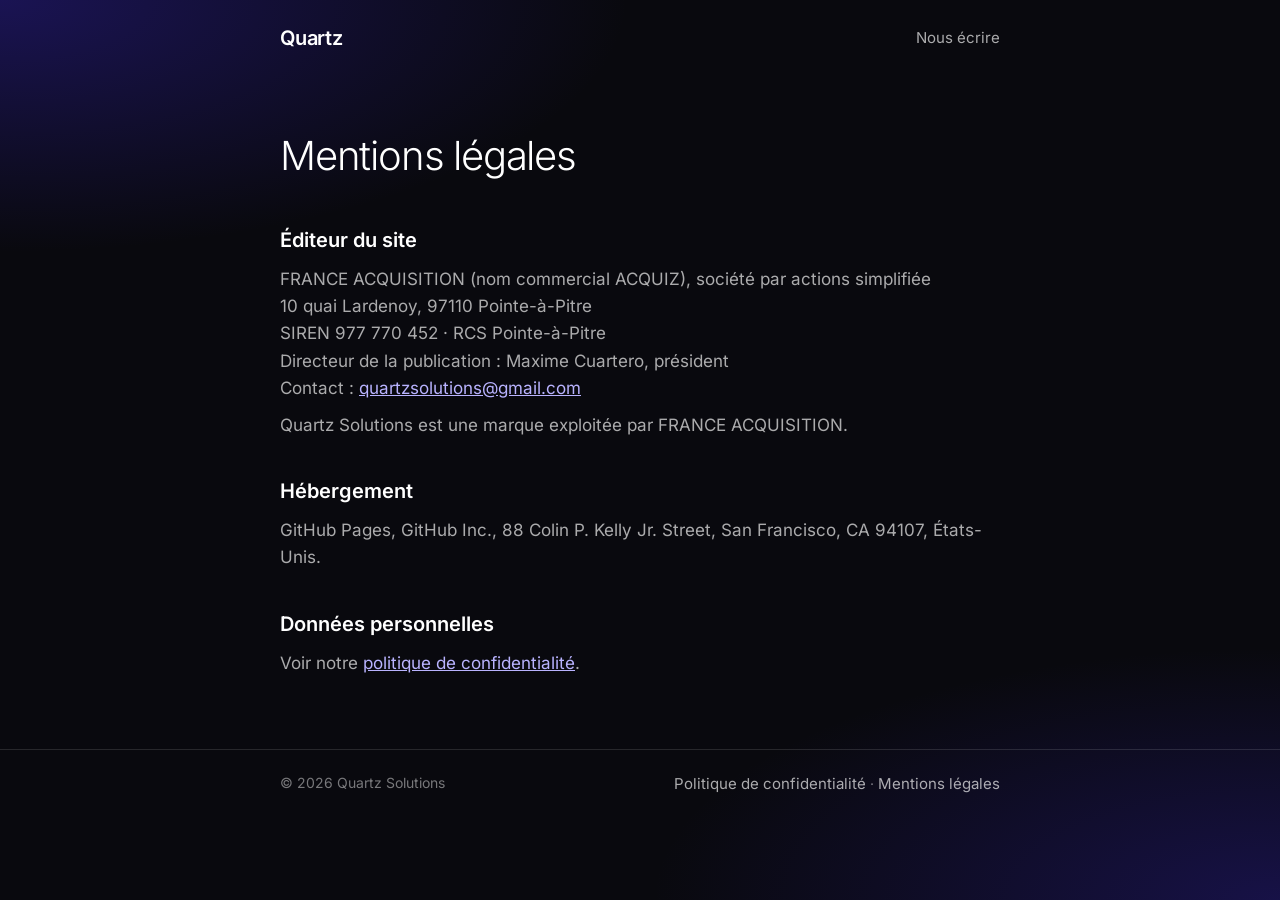
<file: mentions-legales.html>
<!doctype html>
<html lang="fr">
<head>
<meta charset="utf-8">
<meta name="viewport" content="width=device-width, initial-scale=1">
<title>Mentions légales · Quartz Solutions</title>
<link rel="stylesheet" href="style.css">
</head>
<body>
<header><div class="wrap">
<a class="logo" href="./">Quartz</a>
<nav><a href="mailto:quartzsolutions@gmail.com">Nous écrire</a></nav>
</div></header>

<main class="wrap legal">
<h1>Mentions légales</h1>
<h2>Éditeur du site</h2>
<p>FRANCE ACQUISITION (nom commercial ACQUIZ), société par actions simplifiée<br>10 quai Lardenoy, 97110 Pointe-à-Pitre<br>SIREN 977 770 452 · RCS Pointe-à-Pitre<br>Directeur de la publication : Maxime Cuartero, président<br>Contact : <a href="mailto:quartzsolutions@gmail.com">quartzsolutions@gmail.com</a></p>
<p>Quartz Solutions est une marque exploitée par FRANCE ACQUISITION.</p>

<h2>Hébergement</h2>
<p>GitHub Pages, GitHub Inc., 88 Colin P. Kelly Jr. Street, San Francisco, CA 94107, États-Unis.</p>

<h2>Données personnelles</h2>
<p>Voir notre <a href="confidentialite">politique de confidentialité</a>.</p>
</main>

<footer><div class="wrap">
<span>© 2026 Quartz Solutions</span>
<span><a href="confidentialite">Politique de confidentialité</a> · <a href="mentions-legales">Mentions légales</a></span>
</div></footer>
</body>
</html>
</file>
<file: style.css>
@font-face { font-family: 'Inter'; font-weight: 300; src: url('fonts/inter-latin-300-normal.woff2') format('woff2'); font-display: swap; }
@font-face { font-family: 'Inter'; font-weight: 400; src: url('fonts/inter-latin-400-normal.woff2') format('woff2'); font-display: swap; }
@font-face { font-family: 'Inter'; font-weight: 600; src: url('fonts/inter-latin-600-normal.woff2') format('woff2'); font-display: swap; }
:root { --bg: #09090E; --ink: #fff; --doux: rgba(255,255,255,.66); --pale: rgba(255,255,255,.45); --accent: #B9B3FF; --ligne: rgba(255,255,255,.12); }
* { box-sizing: border-box; margin: 0; padding: 0; }
body { background: var(--bg); color: var(--ink); font: 400 17px/1.6 'Inter', system-ui, sans-serif; -webkit-font-smoothing: antialiased;
  background-image: radial-gradient(ellipse 70% 40% at 0% 0%, rgba(40,28,140,.55), transparent 70%), radial-gradient(ellipse 70% 40% at 100% 100%, rgba(40,28,140,.45), transparent 70%); background-attachment: fixed; min-height: 100vh; }
a { color: var(--accent); }
.wrap { max-width: 760px; margin: 0 auto; padding: 0 20px; }
header .wrap, footer .wrap { display: flex; justify-content: space-between; align-items: center; gap: 16px; padding-top: 22px; padding-bottom: 22px; }
.logo { color: var(--ink); text-decoration: none; font-weight: 600; font-size: 20px; letter-spacing: -.01em; }
nav a, footer a { color: var(--doux); text-decoration: none; font-size: 15px; }
footer { border-top: 1px solid var(--ligne); margin-top: 72px; color: var(--pale); font-size: 14px; }
footer .wrap { flex-wrap: wrap; }
.hero { padding: 96px 0 40px; }
.hero h1 { font-weight: 300; font-size: clamp(36px, 7vw, 60px); line-height: 1.08; letter-spacing: -.035em; color: var(--doux); }
.hero h1 b { font-weight: 600; color: var(--ink); }
.hero p { margin-top: 24px; font-size: 19px; color: var(--doux); max-width: 34em; }
.points { list-style: none; margin-top: 32px; display: grid; gap: 12px; }
.points li { padding: 16px 18px; border: 1px solid var(--ligne); border-radius: 14px; background: rgba(255,255,255,.03); color: var(--doux); }
.points b { color: var(--ink); font-weight: 600; }
.legal { padding-top: 48px; }
.legal h1 { font-weight: 300; font-size: 40px; letter-spacing: -.03em; margin-bottom: 8px; }
.legal h2 { font-weight: 600; font-size: 20px; margin: 36px 0 10px; }
.legal p, .legal li { color: var(--doux); }
.legal ul { padding-left: 20px; display: grid; gap: 6px; }
.legal p + p { margin-top: 10px; }
table { width: 100%; border-collapse: collapse; margin-top: 8px; font-size: 15px; }
th, td { text-align: left; padding: 10px 12px; border-bottom: 1px solid var(--ligne); vertical-align: top; color: var(--doux); }
th { color: var(--ink); font-weight: 600; }
</file>
